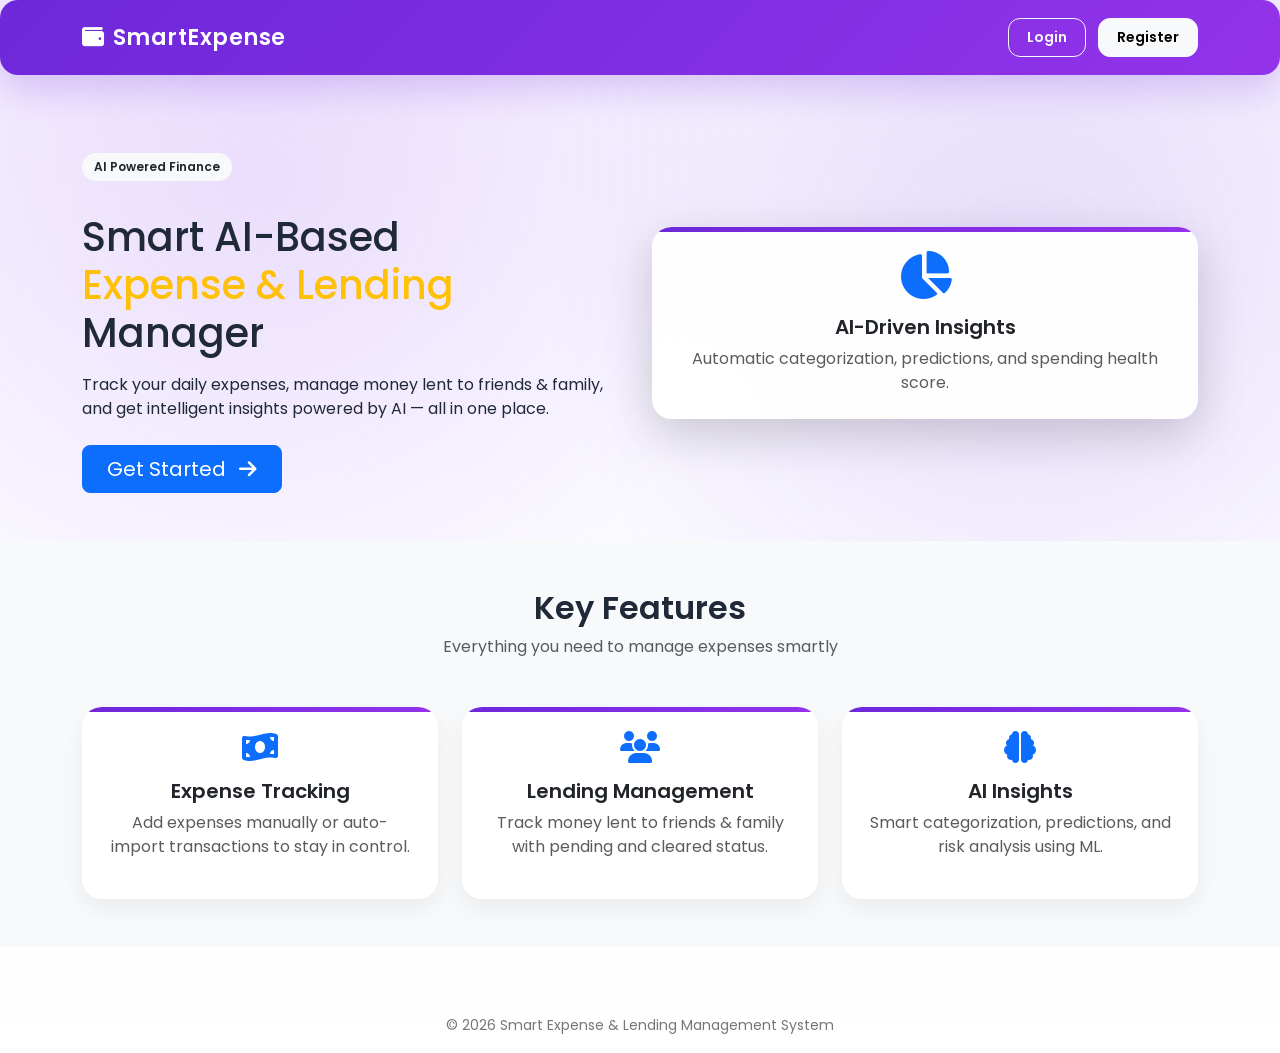
<file: smart expenseai project/frontend/index.html>
<!DOCTYPE html>
<html lang="en">
<head>
    <meta charset="UTF-8">
    <meta name="viewport" content="width=device-width, initial-scale=1.0">
    <title>SmartExpense</title>

    <!-- Google Font -->
    <link rel="preconnect" href="https://fonts.googleapis.com">
    <link rel="preconnect" href="https://fonts.gstatic.com" crossorigin>
    <link 
        href="https://fonts.googleapis.com/css2?family=Poppins:wght@400;500;600&display=swap" 
        rel="stylesheet">

    <!-- Bootstrap -->
    <link 
        href="https://cdn.jsdelivr.net/npm/bootstrap@5.3.2/dist/css/bootstrap.min.css" 
        rel="stylesheet">

    <!-- Font Awesome -->
    <link 
        rel="stylesheet" 
        href="https://cdnjs.cloudflare.com/ajax/libs/font-awesome/6.5.0/css/all.min.css">

    <!-- Custom CSS -->
    <link rel="stylesheet" href="css/style.css">
</head>

<body>

<!-- NAVBAR -->
<nav class="navbar navbar-expand-lg navbar-dark custom-navbar py-3">
    <div class="container">
        <a class="navbar-brand fw-semibold" href="#">
            <i class="fa-solid fa-wallet me-2"></i>SmartExpense
        </a>
        <div>
            <a href="login.html" class="btn btn-outline-light btn-sm me-2">Login</a>
            <a href="register.html" class="btn btn-light btn-sm">Register</a>
        </div>
    </div>
</nav>

<!-- HERO -->
<section id="hero" class="py-5">
    <div class="container">
        <div class="row align-items-center g-4">

            <!-- LEFT -->
            <div class="col-md-6">
                <span class="badge bg-light text-dark mb-3">
                    AI Powered Finance
                </span>

                <h1 class="mt-3">
                    Smart AI-Based <br>
                    <span class="text-warning">Expense & Lending</span> Manager
                </h1>

                <p class="mt-3 mb-4">
                    Track your daily expenses, manage money lent to friends & family,
                    and get intelligent insights powered by AI — all in one place.
                </p>

                <a href="register.html" class="btn btn-primary btn-lg px-4">
                    Get Started <i class="fa-solid fa-arrow-right ms-2"></i>
                </a>
            </div>

            <!-- RIGHT -->
            <div class="col-md-6 text-center">
                <div class="card p-4 shadow-lg border-0">
                    <i class="fa-solid fa-chart-pie fa-3x text-primary mb-3"></i>
                    <h5 class="fw-semibold">AI-Driven Insights</h5>
                    <p class="text-muted mb-0">
                        Automatic categorization, predictions, and spending health score.
                    </p>
                </div>
            </div>

        </div>
    </div>
</section>

<!-- FEATURES -->
<section id="features" class="py-5 bg-light">
    <div class="container">

        <div class="text-center mb-5">
            <h2 class="fw-semibold">Key Features</h2>
            <p class="text-muted">
                Everything you need to manage expenses smartly
            </p>
        </div>

        <div class="row g-4">

            <!-- Feature 1 -->
            <div class="col-md-4">
                <div class="card h-100 p-4 text-center">
                    <i class="fa-solid fa-money-bill-wave fa-2x text-primary mb-3"></i>
                    <h5 class="fw-semibold">Expense Tracking</h5>
                    <p class="text-muted">
                        Add expenses manually or auto-import transactions to stay in control.
                    </p>
                </div>
            </div>

            <!-- Feature 2 -->
            <div class="col-md-4">
                <div class="card h-100 p-4 text-center">
                    <i class="fa-solid fa-users fa-2x text-primary mb-3"></i>
                    <h5 class="fw-semibold">Lending Management</h5>
                    <p class="text-muted">
                        Track money lent to friends & family with pending and cleared status.
                    </p>
                </div>
            </div>

            <!-- Feature 3 -->
            <div class="col-md-4">
                <div class="card h-100 p-4 text-center">
                    <i class="fa-solid fa-brain fa-2x text-primary mb-3"></i>
                    <h5 class="fw-semibold">AI Insights</h5>
                    <p class="text-muted">
                        Smart categorization, predictions, and risk analysis using ML.
                    </p>
                </div>
            </div>

        </div>
    </div>
</section>

<!-- FOOTER -->
<footer class="text-center py-3">
    <small>&copy; 2026 Smart Expense & Lending Management System</small>
</footer>

</body>
</html>
</file>
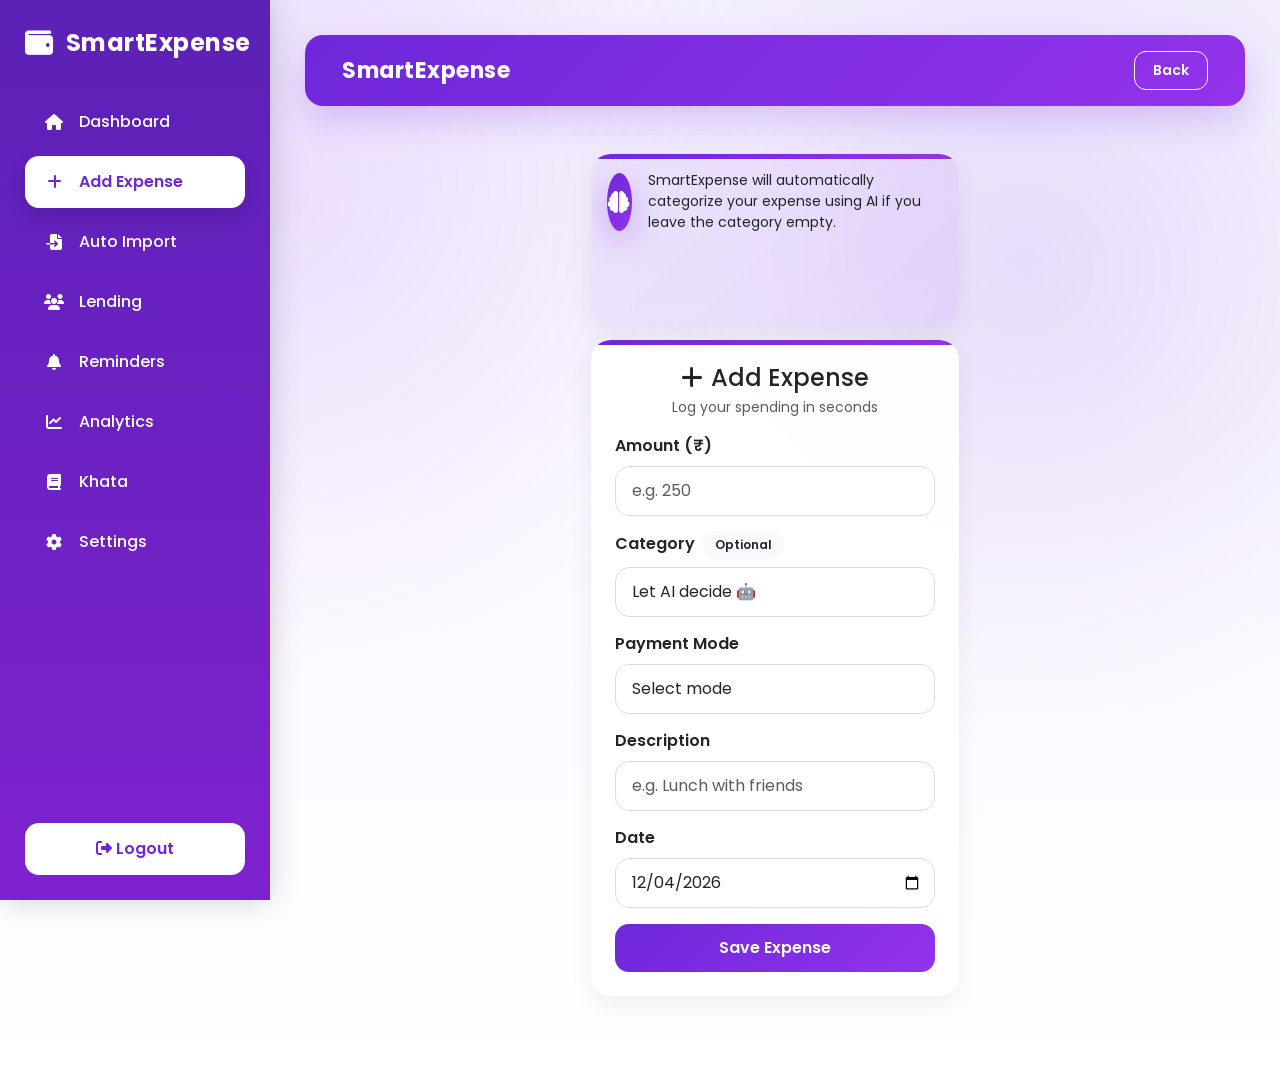
<file: smart expenseai project/frontend/add_expense.html>
<!DOCTYPE html>
<html lang="en">
<head>
    <meta charset="UTF-8">
    <meta name="viewport" content="width=device-width, initial-scale=1.0">
    <title>Add Expense | SmartExpense</title>

    <!-- Google Font -->
    <link rel="preconnect" href="https://fonts.googleapis.com">
    <link rel="preconnect" href="https://fonts.gstatic.com" crossorigin>
    <link 
        href="https://fonts.googleapis.com/css2?family=Poppins:wght@400;500;600&display=swap" 
        rel="stylesheet">

    <!-- Bootstrap -->
    <link 
        href="https://cdn.jsdelivr.net/npm/bootstrap@5.3.2/dist/css/bootstrap.min.css" 
        rel="stylesheet">

    <!-- Font Awesome -->
    <link 
        rel="stylesheet" 
        href="https://cdnjs.cloudflare.com/ajax/libs/font-awesome/6.5.0/css/all.min.css">


    <!-- Custom CSS -->
    <link rel="stylesheet" href="css/style.css">
</head>

<body>
<div class="app-layout">

  <!-- SIDEBAR -->
  <aside class="sidebar">
    <div class="brand">
      <i class="fa-solid fa-wallet"></i>
      <span>SmartExpense</span>
    </div>

    <nav class="menu">
      <a href="dashboard.html"><i class="fa-solid fa-house"></i> Dashboard</a>
     <a href="add_expense.html" class="active">
        <i class="fa-solid fa-plus"></i>
        Add Expense
      </a>
      <a href="auto_import.html"><i class="fa-solid fa-file-import"></i> Auto Import</a>
      <a href="lending.html"><i class="fa-solid fa-users"></i> Lending</a>
      <a href="reminders.html"><i class="fa-solid fa-bell"></i> Reminders</a>
      <a href="analytics.html"><i class="fa-solid fa-chart-line"></i> Analytics</a>
       <a href="khata.html">
    <i class="fa-solid fa-book"></i>
    Khata
</a>
      <a href="settings.html"><i class="fa-solid fa-gear"></i> Settings</a>
    </nav>

    <button id="logoutBtn" class="logout">
      <i class="fa-solid fa-right-from-bracket"></i> Logout
    </button>
  </aside>

  <!-- MAIN CONTENT -->
    <main class="main-content">


<!-- Navbar -->
<nav class="navbar navbar-expand-lg navbar-dark custom-navbar">
    <div class="container">
        <a class="navbar-brand" href="dashboard.html">SmartExpense</a>
        <a href="dashboard.html" class="btn btn-outline-light btn-sm">Back</a>
    </div>
</nav>

<main class="container my-5">

    <div class="row justify-content-center">
        <div class="col-md-6 col-lg-5">

            <!-- AI Hint -->
            <div class="card card-highlight glow p-3 mb-3 fade-in">
                <div class="d-flex align-items-center">
                    <div class="icon-circle me-3">
                        <i class="fa-solid fa-brain"></i>
                    </div>
                    <p class="mb-0 small">
                        SmartExpense will automatically categorize your expense
                        using AI if you leave the category empty.
                    </p>
                </div>
            </div>

            <!-- Add Expense Card -->
            <div class="card p-4 fade-in">

                <h4 class="text-center mb-1">
                    <i class="fa-solid fa-plus me-2"></i>Add Expense
                </h4>
                <p class="text-center text-muted small mb-3">
                    Log your spending in seconds
                </p>

                <form id="expenseForm">

                    <!-- Amount -->
                    <div class="mb-2">
                        <label for="amount" class="form-label">
                            Amount (₹)
                        </label>
                        <input 
                            type="number" 
                            id="amount" 
                            class="form-control"
                            placeholder="e.g. 250"
                            required
                        >
                    </div>

                    <!-- Category -->
                    <div class="mb-2">
                        <label for="category" class="form-label">
                            Category
                            <span class="badge bg-light text-dark ms-1">
                                Optional
                            </span>
                        </label>
                        <select id="category" class="form-select">
                            <option value="">Let AI decide 🤖</option>
                            <option>Food 🍽️</option>
                            <option>Transport 🚗</option>
                            <option>Shopping 🛍️</option>
                            <option>Rent 🏠</option>
                            <option>Entertainment 🎬</option>
                            <option>Other 📌</option>
                        </select>
                    </div>

                    <!-- Payment Mode -->
                    <div class="mb-2">
                        <label for="paymentMode" class="form-label">
                            Payment Mode
                        </label>
                        <select id="paymentMode" class="form-select">
                            <option value="">Select mode</option>
                            <option>Cash 💵</option>
                            <option>UPI 📱</option>
                            <option>Card 🟦</option>
                        </select>
                    </div>

                    <!-- Description -->
                    <div class="mb-2">
                        <label for="description" class="form-label">
                            Description
                        </label>
                        <input 
                            type="text" 
                            id="description" 
                            class="form-control"
                            placeholder="e.g. Lunch with friends"
                        >
                    </div>

                    <!-- Date -->
                    <div class="mb-3">
                        <label for="date" class="form-label">
                            Date
                        </label>
                        <input 
                            type="date" 
                            id="date" 
                            class="form-control"
                        >
                    </div>

                    <button type="submit" class="btn btn-brand w-100">
                        Save Expense
                    </button>

                </form>

            </div>
        </div>
    </div>
</main>

<script src="js/expense.js"></script>

<!-- Auto-fill today -->
<script>
    document.getElementById("date").value =
        new Date().toISOString().split("T")[0];
</script>
  </main>
</div>

</body>
</html>
</file>
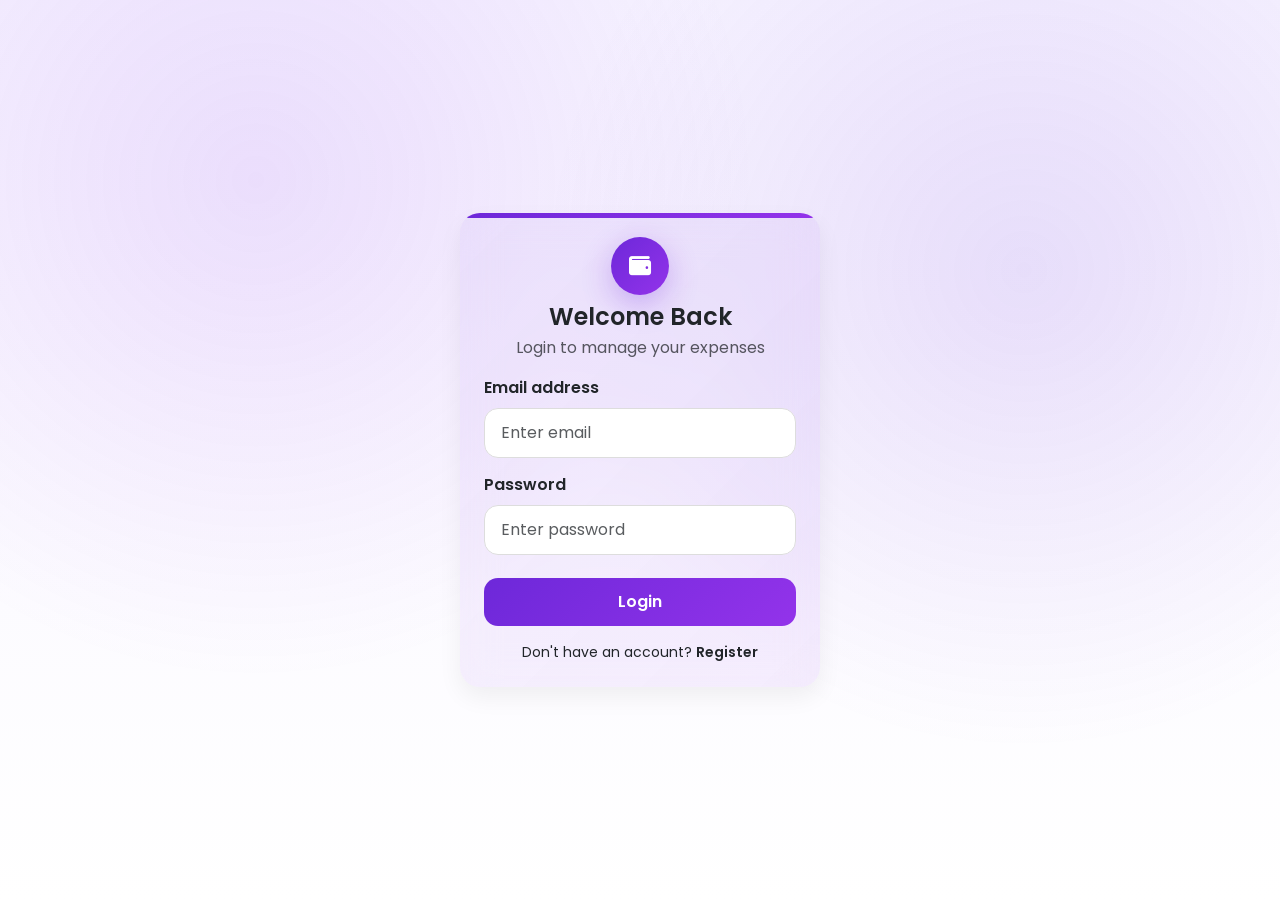
<file: smart expenseai project/frontend/auto_import.html>
<!DOCTYPE html>
<html lang="en">

<head>

<meta charset="UTF-8">
<meta name="viewport" content="width=device-width, initial-scale=1.0">

<title>Auto Import | SmartExpense</title>

<link rel="preconnect" href="https://fonts.googleapis.com">
<link rel="preconnect" href="https://fonts.gstatic.com" crossorigin>

<link href="https://fonts.googleapis.com/css2?family=Poppins:wght@400;500;600;700&display=swap" rel="stylesheet">

<link href="https://cdn.jsdelivr.net/npm/bootstrap@5.3.2/dist/css/bootstrap.min.css" rel="stylesheet">

<link rel="stylesheet"
href="https://cdnjs.cloudflare.com/ajax/libs/font-awesome/6.5.0/css/all.min.css">

<link rel="stylesheet" href="css/style.css">

</head>

<body>

<div class="app-layout">

<!-- ===========================
SIDEBAR
=========================== -->

<aside class="sidebar">

<div class="brand">
<i class="fa-solid fa-wallet"></i>
<span>SmartExpense</span>
</div>

<nav class="menu">

<a href="dashboard.html">
<i class="fa-solid fa-house"></i>
Dashboard
</a>

<a href="add_expense.html">
<i class="fa-solid fa-plus"></i>
Add Expense
</a>

<a href="auto_import.html" class="active">
<i class="fa-solid fa-file-import"></i>
Auto Import
</a>

<a href="lending.html">
<i class="fa-solid fa-users"></i>
Lending
</a>

<a href="reminders.html">
<i class="fa-solid fa-bell"></i>
Reminders
</a>

<a href="analytics.html">
<i class="fa-solid fa-chart-line"></i>
Analytics
</a>

<a href="khata.html">
<i class="fa-solid fa-book"></i>
Khata
</a>

<a href="settings.html">
<i class="fa-solid fa-gear"></i>
Settings
</a>

</nav>

<button class="logout" id="logoutBtn">

<i class="fa-solid fa-right-from-bracket"></i>

Logout

</button>

</aside>

<!-- ===========================
CONTENT
=========================== -->

<main class="main-content">

<!-- Navbar -->

<nav class="navbar navbar-expand-lg navbar-dark custom-navbar">

<div class="container-fluid">

<span class="navbar-brand">

<i class="fa-solid fa-file-import me-2"></i>

Auto Import

</span>

<a href="dashboard.html"

class="btn btn-outline-light btn-sm">

Dashboard

</a>

</div>

</nav>

<div class="container-fluid">

<div class="page-header">

<h2>

<i class="fa-solid fa-robot"></i>

AI Expense Import

</h2>

<p>

Import your expenses automatically from SMS messages
or screenshots.

</p>

</div>

<div class="row">

<!-- SMS CARD -->

<div class="col-lg-6 mb-4">

<div class="card card-highlight">

<h4 class="mb-4">

<i class="fa-solid fa-message me-2"></i>

SMS Import

</h4>

<textarea

id="smsText"

class="form-control"

rows="7"

placeholder="Example:

₹250 spent at Zomato via UPI

₹499 debited from Amazon

₹120 paid to Uber"

></textarea>

<button

id="importSmsBtn"

class="btn btn-brand w-100 mt-3">

<i class="fa-solid fa-robot me-2"></i>

Import from SMS

</button>

</div>

</div>

<!-- OCR CARD -->

<div class="col-lg-6 mb-4">

<div class="card">

<h4 class="mb-4">

<i class="fa-solid fa-camera me-2"></i>

OCR Screenshot Import

</h4>

<input

type="file"

id="ocrFile"

accept="image/*"

class="form-control">

<p class="text-muted mt-3">

Upload any payment screenshot.

AI will extract the expense automatically.

</p>

<button

id="importOcrBtn"

class="btn btn-brand w-100">

<i class="fa-solid fa-eye me-2"></i>

Import Screenshot

</button>

</div>

</div>

</div>

<!-- RESULT -->

<div class="row">

<div class="col-12">

<div class="card">

<h4>

<i class="fa-solid fa-brain me-2"></i>

AI Extracted Expense

</h4>

<hr>

<div id="importResult">

<div class="text-center text-muted p-5">

<i class="fa-solid fa-cloud-arrow-up fa-4x mb-3"></i>

<h5>

No Expense Imported Yet

</h5>

<p>

Import an SMS or Screenshot to see AI extraction.

</p>

</div>

</div>

</div>

</div>

</div>

</div>

</main>

</div>

<script src="js/import.js"></script>

</body>

</html>
</file>
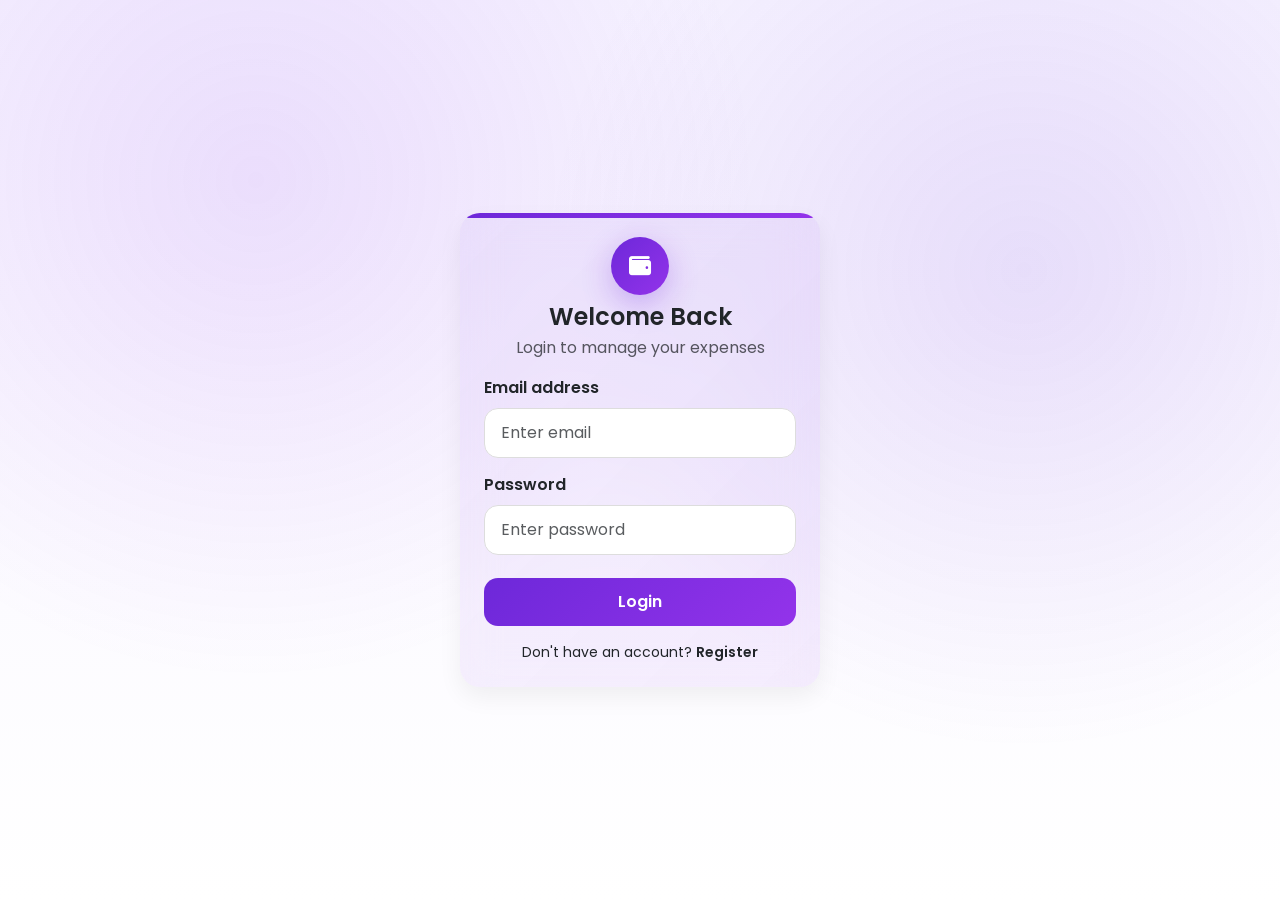
<file: smart expenseai project/frontend/dashboard.html>
<!DOCTYPE html>
<html lang="en">
<head>
    <meta charset="UTF-8">
    <meta name="viewport" content="width=device-width, initial-scale=1.0">
    <title>Dashboard | SmartExpense</title>

    <!-- Google Font -->
    <link rel="preconnect" href="https://fonts.googleapis.com">
    <link rel="preconnect" href="https://fonts.gstatic.com" crossorigin>
    <link 
        href="https://fonts.googleapis.com/css2?family=Poppins:wght@400;500;600&display=swap" 
        rel="stylesheet">

    <!-- Bootstrap -->
    <link 
        href="https://cdn.jsdelivr.net/npm/bootstrap@5.3.2/dist/css/bootstrap.min.css" 
        rel="stylesheet">

    <!-- Font Awesome -->
    <link 
        rel="stylesheet" 
        href="https://cdnjs.cloudflare.com/ajax/libs/font-awesome/6.5.0/css/all.min.css">

    <!-- Custom CSS -->
    <link rel="stylesheet" href="css/style.css">
</head>

<body>
<div class="app-layout">

  <!-- SIDEBAR -->
  <aside class="sidebar">
    <div class="brand">
      <i class="fa-solid fa-wallet"></i>
      <span>SmartExpense</span>
    </div>

    <nav class="menu">
     <a href="dashboard.html" class="active">
    <i class="fa-solid fa-house"></i>
    Dashboard
</a>
      <a href="add_expense.html"><i class="fa-solid fa-plus"></i> Add Expense</a>
      <a href="auto_import.html"><i class="fa-solid fa-file-import"></i> Auto Import</a>
      <a href="lending.html"><i class="fa-solid fa-users"></i> Lending</a>
      <a href="reminders.html"><i class="fa-solid fa-bell"></i> Reminders</a>
      <a href="analytics.html"><i class="fa-solid fa-chart-line"></i> Analytics</a>
    <a href="khata.html">
    <i class="fa-solid fa-book"></i>
    Khata
</a>
      <a href="settings.html"><i class="fa-solid fa-gear"></i> Settings</a>
      

    <button id="logoutBtn" class="logout">
      <i class="fa-solid fa-right-from-bracket"></i> Logout
    </button>
  </aside>

  <!-- MAIN CONTENT -->
  <main class="main-content">


<!-- NAVBAR -->
<nav class="navbar navbar-expand-lg navbar-dark custom-navbar py-3">
    <div class="container">
        <a class="navbar-brand fw-semibold" href="#">
            <i class="fa-solid fa-wallet me-2"></i>SmartExpense
        </a>
        <button id="logoutBtn" class="btn btn-outline-light btn-sm">
            Logout
        </button>
    </div>
</nav>

<!-- DASHBOARD -->
<main class="container my-5">

    <!-- PAGE HEADER -->
    <div class="page-header">
        <h2>Dashboard</h2>
        <p>Your monthly financial overview powered by AI</p>
    </div>

    <!-- TOP METRICS -->
    <div class="row g-4 mb-4">

        <!-- TOTAL EXPENSE -->
        <div class="col-md-4">
            <div class="card card-highlight glow p-4">
                <div class="icon-circle mb-3">
                    <i class="fa-solid fa-wallet"></i>
                </div>
                <div class="metric" id="totalExpense">₹0</div>
                <div class="metric-label">Total Expenses</div>
            </div>
        </div>

        <!-- MONEY LENT -->
        <div class="col-md-4">
            <div class="card p-4">
                <div class="icon-circle mb-3">
                    <i class="fa-solid fa-users"></i>
                </div>
                <div class="metric" id="pendingLending">₹0</div>
                <div class="metric-label">Money Lent (Pending)</div>
            </div>
        </div>

        <!-- AI STATUS -->
        <div class="col-md-4">
            <div class="card p-4">
                <div class="icon-circle mb-3">
                    <i class="fa-solid fa-brain"></i>
                </div>
                <div class="metric" id="pendingLending">₹0</div>
                <div class="metric" id="aiStatus">AI</div>
                <div class="metric-label">Insights Ready</div>
            </div>
        </div>

    </div>

    <!-- THIS MONTH SUMMARY (DYNAMIC) -->
    <div class="section">
        <div class="card p-4 fade-in card-highlight">
            <h6 class="text-muted mb-1">This Month</h6>

            <h4 class="fw-semibold mb-2">
                You spent 
                <span class="text-primary" id="monthTotal">₹0</span>
            </h4>

            <p class="text-muted mb-0">
                Highest spending on 
                <strong id="topCategory">—</strong>
            </p>
        </div>
    </div>

    <!-- RECENT EXPENSES -->
    <div class="section">
        <div class="page-header">
            <h3>Recent Expenses</h3>
            <p>Latest transactions added by you</p>
        </div>

        <div class="card p-4">
            <ul class="list-group list-group-flush" id="expenseList">
                <!-- JS will inject expenses here -->
            </ul>
        </div>
    </div>

</main>
  </main>
</div>

<!-- JS -->
<script src="js/dashboard.js"></script>
</body>
</html>
</file>
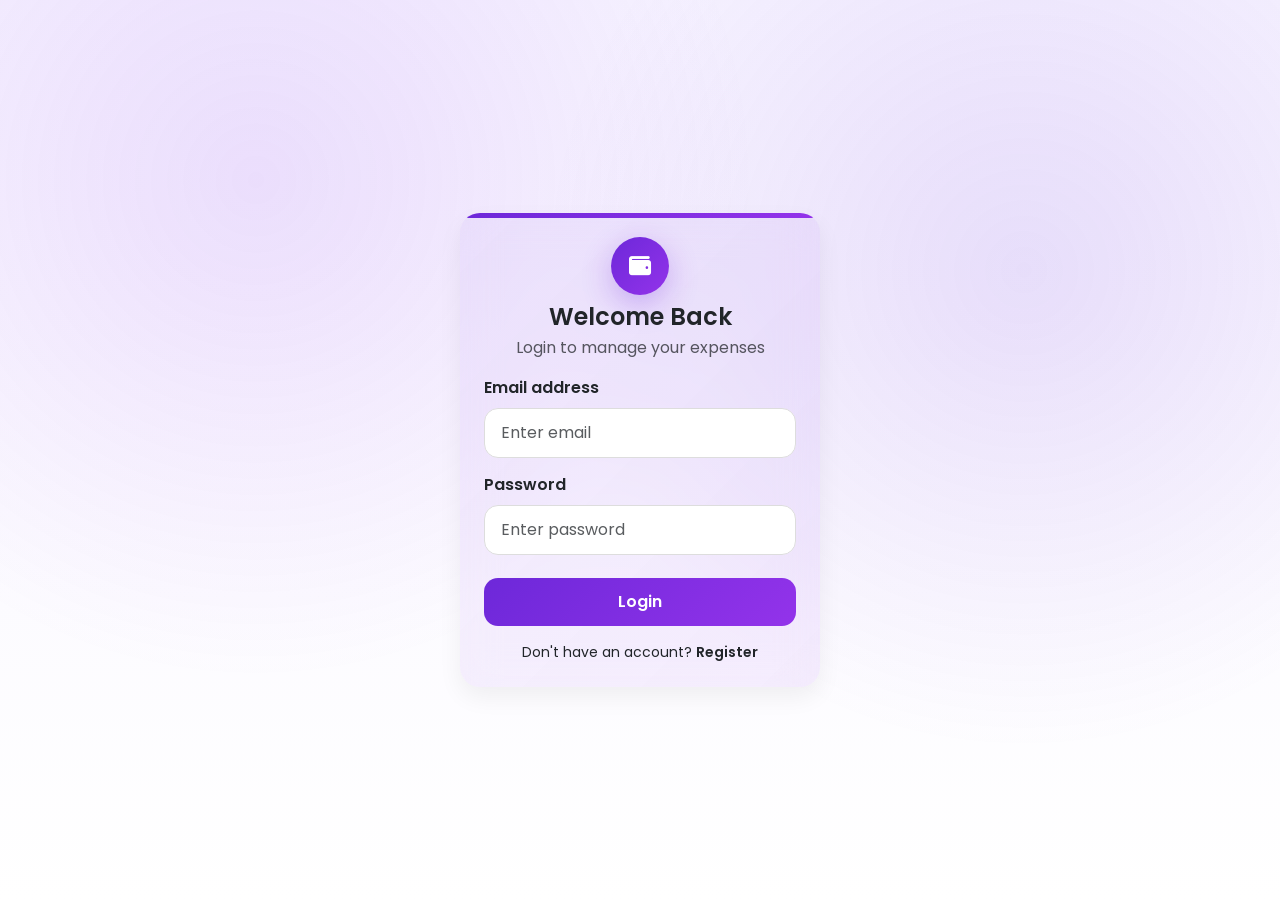
<file: smart expenseai project/frontend/khata.html>
<!DOCTYPE html>
<html lang="en">

<head>

<meta charset="UTF-8">

<meta name="viewport" content="width=device-width, initial-scale=1.0">

<title>Khata Ledger | SmartExpense</title>

<link rel="preconnect" href="https://fonts.googleapis.com">

<link href="https://fonts.googleapis.com/css2?family=Poppins:wght@400;500;600&display=swap" rel="stylesheet">

<link href="https://cdn.jsdelivr.net/npm/bootstrap@5.3.2/dist/css/bootstrap.min.css" rel="stylesheet">

<link rel="stylesheet" href="https://cdnjs.cloudflare.com/ajax/libs/font-awesome/6.5.0/css/all.min.css">

<link rel="stylesheet" href="css/style.css">

</head>

<body>

<div class="app-layout">

<!-- Sidebar -->

<aside class="sidebar">

<div class="brand">

<i class="fa-solid fa-wallet"></i>

<span>SmartExpense</span>

</div>

<nav class="menu">

<a href="dashboard.html"><i class="fa fa-house"></i> Dashboard</a>
<a href="add_expense.html"><i class="fa fa-plus"></i> Add Expense</a>
<a href="auto_import.html"><i class="fa-solid fa-file-import"></i> Auto Import</a>

<a href="lending.html"><i class="fa fa-users"></i> Lending</a>

<a href="reminders.html"><i class="fa fa-bell"></i> Reminders</a>
<a href="analytics.html"><i class="fa fa-chart-line"></i> Analytics</a>

<a href="khata.html" class="active">
    <i class="fa-solid fa-book"></i>
    Khata
</a>

<a href="settings.html">

<i class="fa fa-gear"></i>

Settings

</a>

</nav>

<button class="logout" id="logoutBtn">

<i class="fa fa-right-from-bracket"></i>

Logout

</button>

</aside>

<!-- Main -->

<main class="main-content">

<nav class="navbar custom-navbar navbar-dark rounded mb-4">

<div class="container-fluid">

<span class="navbar-brand">

Khata Ledger

</span>

</div>

</nav>

<!-- Summary -->

<div class="row mb-4">

<div class="col-md-4">

<div class="card p-4">

<h6>Total Given</h6>

<h2 id="totalGiven">₹0</h2>

</div>

</div>

<div class="col-md-4">

<div class="card p-4">

<h6>Total Received</h6>

<h2 id="totalReceived">₹0</h2>

</div>

</div>

<div class="col-md-4">

<div class="card p-4">

<h6>Balance</h6>

<h2 id="balance">₹0</h2>

</div>

</div>

</div>

<!-- Add Transaction -->

<div class="card p-4 mb-4">

<h4 class="mb-3">

Add Transaction

</h4>

<div class="row g-3">

<div class="col-md-3">

<input

id="person"

class="form-control"

placeholder="Person Name">

</div>

<div class="col-md-3">

<input

id="desc"

class="form-control"

placeholder="Description">

</div>

<div class="col-md-2">

<input

id="amount"

type="number"

class="form-control"

placeholder="Amount">

</div>

<div class="col-md-2">

<select

id="type"

class="form-select">

<option value="gave">

You Gave

</option>

<option value="received">

You Received

</option>

</select>

</div>

<div class="col-md-2 d-grid">

<button

onclick="addKhata()"

class="btn btn-brand">

Add

</button>

</div>

</div>

</div>

<!-- Transactions -->

<div class="card p-4">

<h4 class="mb-3">

Transactions

</h4>

<div class="table-responsive">

<table class="table table-hover align-middle">

<thead>

<tr>

<th>Person</th>

<th>Description</th>

<th>Amount</th>

<th>Type</th>

<th>Date</th>

</tr>

</thead>

<tbody id="khataList">

<tr>

<td colspan="5"

class="text-center">

Loading...

</td>

</tr>

</tbody>

</table>

</div>

</div>

</main>

</div>

<script src="js/khata.js"></script>

</body>

</html>
</file>
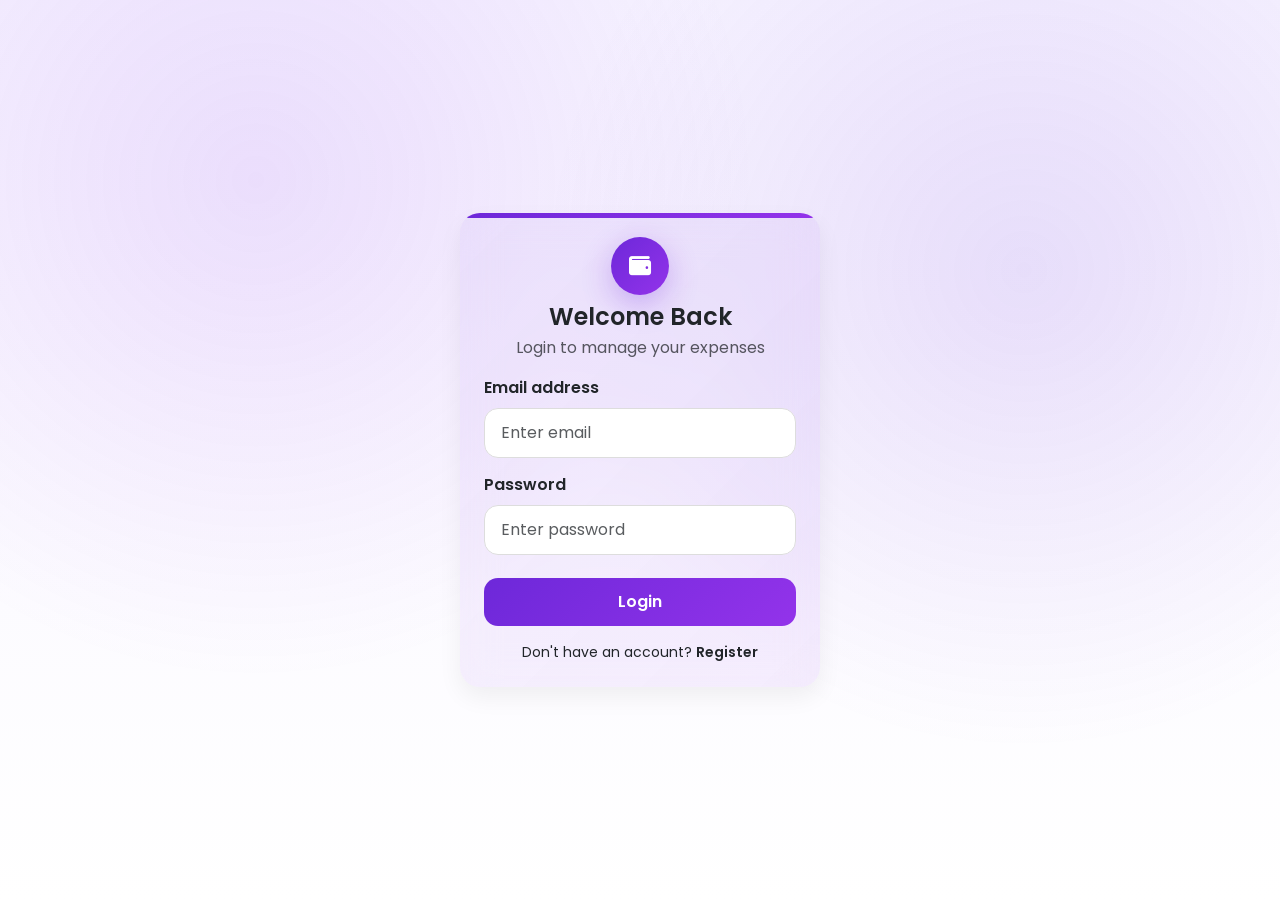
<file: smart expenseai project/frontend/lending.html>
<!DOCTYPE html>
<html lang="en">
<head>
    <meta charset="UTF-8">
    <title>Lending | SmartExpense</title>
    <meta name="viewport" content="width=device-width, initial-scale=1">

    <!-- Fonts -->
    <link rel="preconnect" href="https://fonts.googleapis.com">
    <link rel="preconnect" href="https://fonts.gstatic.com" crossorigin>
    <link href="https://fonts.googleapis.com/css2?family=Poppins:wght@400;500;600&display=swap" rel="stylesheet">

    <!-- Bootstrap -->
    <link href="https://cdn.jsdelivr.net/npm/bootstrap@5.3.2/dist/css/bootstrap.min.css" rel="stylesheet">

    <!-- Icons -->
    <link rel="stylesheet" href="https://cdnjs.cloudflare.com/ajax/libs/font-awesome/6.5.0/css/all.min.css">

    <!-- Custom CSS -->
    <link rel="stylesheet" href="css/style.css">
</head>
<body>
    <div class="app-layout">

  <!-- SIDEBAR -->
  <aside class="sidebar">
    <div class="brand">
      <i class="fa-solid fa-wallet"></i>
      <span>SmartExpense</span>
    </div>

    <nav class="menu">
      <a href="dashboard.html"><i class="fa-solid fa-house"></i> Dashboard</a>
      <a href="add_expense.html"><i class="fa-solid fa-plus"></i> Add Expense</a>
      <a href="auto_import.html"><i class="fa-solid fa-file-import"></i> Auto Import</a>
      <a href="lending.html" class="active">
        <i class="fa-solid fa-users"></i>
        Lending
      </a>
      <a href="reminders.html"><i class="fa-solid fa-bell"></i> Reminders</a>
      <a href="analytics.html"><i class="fa-solid fa-chart-line"></i> Analytics</a>
       <a href="khata.html">
    <i class="fa-solid fa-book"></i>
    Khata
</a>
      <a href="settings.html"><i class="fa-solid fa-gear"></i> Settings</a>
    </nav>

    <button id="logoutBtn" class="logout">
      <i class="fa-solid fa-right-from-bracket"></i> Logout
    </button>
  </aside>

  <!-- MAIN CONTENT -->
  <main class="main-content">


<!-- NAVBAR -->
<nav class="navbar navbar-expand-lg navbar-dark custom-navbar">
    <div class="container">
        <a class="navbar-brand" href="dashboard.html">SmartExpense</a>
        <a href="dashboard.html" class="btn btn-outline-light btn-sm">Back</a>
    </div>
</nav>

<main class="container my-5 fade-in">

    <!-- PAGE HEADER -->
    <div class="page-header mb-4">
        <h2>Friends & Family Lending</h2>
        <p>Track money you’ve lent and repayments in one place</p>
    </div>

    <!-- SUMMARY CARDS -->
    <div class="row mb-4">
        <div class="col-md-6 mb-3">
            <div class="card p-4 card-highlight glow">
                <h6 class="text-muted">Pending Amount</h6>
                <h3 class="metric" id="pendingAmount">₹0</h3>
            </div>
        </div>
        <div class="col-md-6 mb-3">
            <div class="card p-4">
                <h6 class="text-muted">Repaid Amount</h6>
                <h3 class="metric" id="repaidAmount">₹0</h3>
            </div>
        </div>
    </div>

    <!-- ADD LENDING FORM -->
    <div class="card p-4 mb-4">
        <h5 class="mb-3">
            <i class="fa-solid fa-hand-holding-dollar me-2"></i>
            Add Lending Record
        </h5>

        <form id="lendingForm" class="row g-3">
            <div class="col-md-4">
                <input type="text" id="name" class="form-control" placeholder="Person name" required>
            </div>
            <div class="col-md-3">
                <input type="number" id="amount" class="form-control" placeholder="Amount ₹" required>
            </div>
            <div class="col-md-3">
                <select id="status" class="form-select">
                    <option value="pending">Pending</option>
                    <option value="repaid">Repaid</option>
                </select>
            </div>
            <div class="col-md-2">
                <button class="btn btn-brand w-100">
                    Add
                </button>
            </div>
        </form>
    </div>

    <!-- LENDING LIST -->
    <div class="card p-4">
        <h5 class="mb-3">
            <i class="fa-solid fa-users me-2"></i>
            Lending Records
        </h5>

        <ul class="list-group" id="lendingList">
            <li class="list-group-item text-muted">Loading...</li>
        </ul>
    </div>

</main>
  </main>
</div>


<script src="js/lending.js"></script>
</body>
</html>
</file>
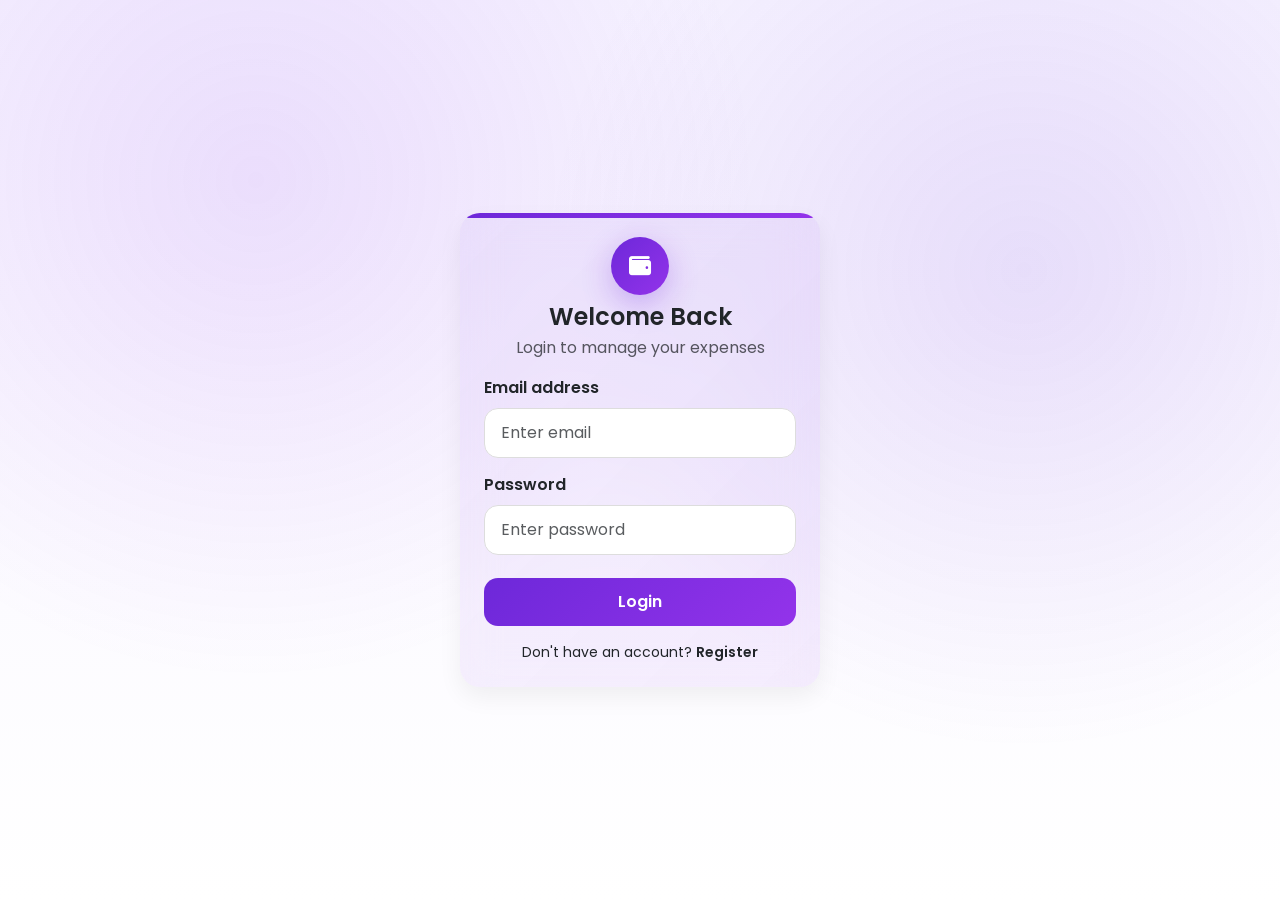
<file: smart expenseai project/frontend/login.html>
<!DOCTYPE html>
<html lang="en">
<head>
    <meta charset="UTF-8">
    <meta name="viewport" content="width=device-width, initial-scale=1.0">
    <title>Login | SmartExpense</title>

    <!-- Google Font -->
    <link rel="preconnect" href="https://fonts.googleapis.com">
    <link rel="preconnect" href="https://fonts.gstatic.com" crossorigin>
    <link 
        href="https://fonts.googleapis.com/css2?family=Poppins:wght@400;500;600&display=swap" 
        rel="stylesheet">

    <!-- Bootstrap -->
    <link 
        href="https://cdn.jsdelivr.net/npm/bootstrap@5.3.2/dist/css/bootstrap.min.css" 
        rel="stylesheet">

    <!-- Font Awesome -->
    <link 
        rel="stylesheet" 
        href="https://cdnjs.cloudflare.com/ajax/libs/font-awesome/6.5.0/css/all.min.css">

    <!-- Custom CSS -->
    <link rel="stylesheet" href="css/style.css">
</head>

<body>

<div class="d-flex align-items-center justify-content-center vh-100 auth-page">
    <div class="card card-highlight glow p-4 fade-in" style="max-width: 360px; width: 100%;">

        <!-- Brand -->
        <div class="text-center mb-3">
            <div class="icon-circle mx-auto mb-2">
                <i class="fa-solid fa-wallet"></i>
            </div>
            <h4 class="fw-semibold mb-1">Welcome Back</h4>
            <p class="text-muted mb-0">Login to manage your expenses</p>
        </div>

        <!-- Login Form -->
        <form id="loginForm">

            <div class="mb-2">
                <label for="loginEmail" class="form-label">Email address</label>
                <input 
                    type="email" 
                    class="form-control" 
                    placeholder="Enter email"
                    id="loginEmail"
                    required
                >
            </div>

            <div class="mb-2">
                <label for="loginPassword" class="form-label">Password</label>
                <input 
                    type="password" 
                    class="form-control" 
                    placeholder="Enter password"
                    id="loginPassword"
                    required
                >
            </div>

            <!-- Dynamic error placeholder -->
            <div 
                id="loginError" 
                class="text-danger small mb-2 d-none">
                Invalid credentials
            </div>

            <button type="submit" class="btn btn-brand w-100 mt-2">
                Login
            </button>
        </form>

        <p class="text-center mt-3 mb-0 small">
            Don't have an account?
            <a href="register.html" class="fw-semibold">Register</a>
        </p>

    </div>
</div>

<script src="js/auth.js"></script>
</body>
</html>
</file>
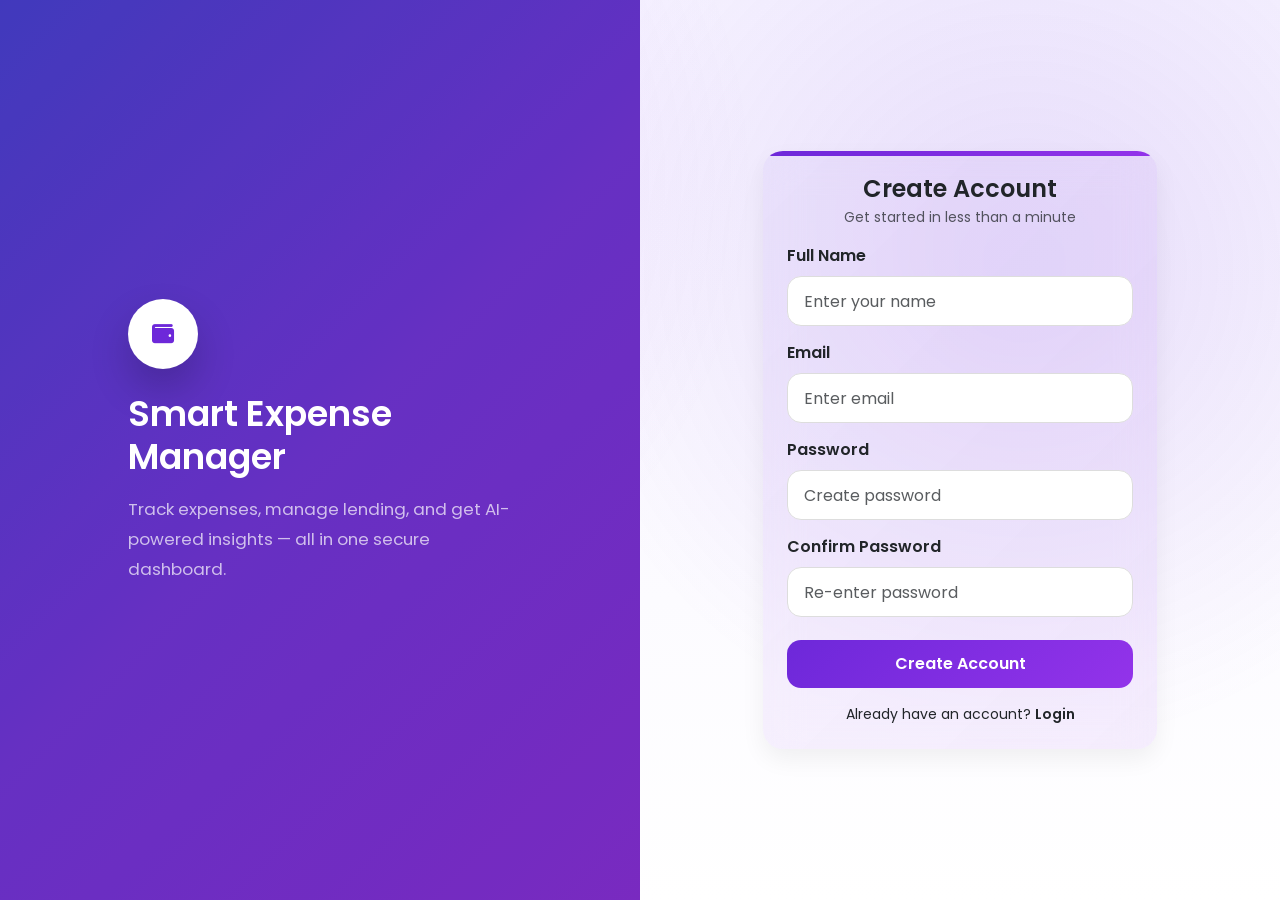
<file: smart expenseai project/frontend/register.html>
<!DOCTYPE html>
<html lang="en">
<head>
    <meta charset="UTF-8">
    <meta name="viewport" content="width=device-width, initial-scale=1.0">
    <title>Register | SmartExpense</title>

    <!-- Google Font -->
    <link rel="preconnect" href="https://fonts.googleapis.com">
    <link rel="preconnect" href="https://fonts.gstatic.com" crossorigin>
    <link 
        href="https://fonts.googleapis.com/css2?family=Poppins:wght@400;500;600&display=swap" 
        rel="stylesheet">

    <!-- Bootstrap -->
    <link 
        href="https://cdn.jsdelivr.net/npm/bootstrap@5.3.2/dist/css/bootstrap.min.css" 
        rel="stylesheet">

    <!-- Font Awesome -->
    <link 
        rel="stylesheet" 
        href="https://cdnjs.cloudflare.com/ajax/libs/font-awesome/6.5.0/css/all.min.css">

    <!-- Custom CSS -->
    <link rel="stylesheet" href="css/style.css">
</head>

<body>

<div class="container-fluid vh-100 auth-page">
    <div class="row h-100">

        <!-- LEFT BRAND PANEL -->
        
                    <div class="col-md-6 d-none d-md-flex align-items-center auth-left">
                        <div class="text-white px-5 auth-brand-content">
                            <div class="icon-circle icon-lg mb-4">
                    <i class="fa-solid fa-wallet"></i>
                </div>
                <h2 class="fw-semibold mb-3">Smart Expense Manager</h2>
                <p class="opacity-75">
                    Track expenses, manage lending, and get AI-powered insights
                    — all in one secure dashboard.
                </p>
            </div>
        </div>

        <!-- RIGHT REGISTER FORM -->
        <div class="col-md-6 d-flex align-items-center justify-content-center">
            <div class="card card-highlight glow p-4 auth-card fade-in">

                <div class="text-center mb-3">
                    <h4 class="fw-semibold mb-1">Create Account</h4>
                    <p class="text-muted mb-0 small">
                        Get started in less than a minute
                    </p>
                </div>

                <form id="registerForm">

                    <div class="mb-2">
                        <label for="name" class="form-label">Full Name</label>
                        <input 
                            type="text" 
                            class="form-control"
                            placeholder="Enter your name"
                            id="name"
                            required
                        >
                    </div>

                    <div class="mb-2">
                        <label for="email" class="form-label">Email</label>
                        <input 
                            type="email" 
                            class="form-control"
                            placeholder="Enter email"
                            id="email"
                            required
                        >
                    </div>

                    <div class="mb-2">
                        <label for="password" class="form-label">Password</label>
                        <input 
                            type="password" 
                            class="form-control"
                            placeholder="Create password"
                            id="password"
                            required
                        >
                    </div>

                    <div class="mb-2">
                        <label for="confirmPassword" class="form-label">
                            Confirm Password
                        </label>
                        <input 
                            type="password" 
                            class="form-control"
                            placeholder="Re-enter password"
                            id="confirmPassword"
                            required
                        >
                    </div>

                    <!-- Dynamic error placeholder -->
                    <div 
                        id="registerError"
                        class="text-danger small mb-2 d-none">
                        Error message here
                    </div>

                    <button type="submit" class="btn btn-brand w-100 mt-2">
                        Create Account
                    </button>
                </form>

                <p class="text-center mt-3 mb-0 small">
                    Already have an account?
                    <a href="login.html" class="fw-semibold">Login</a>
                </p>

            </div>
        </div>

    </div>
</div>

<script src="js/auth.js"></script>
</body>
</html>
</file>
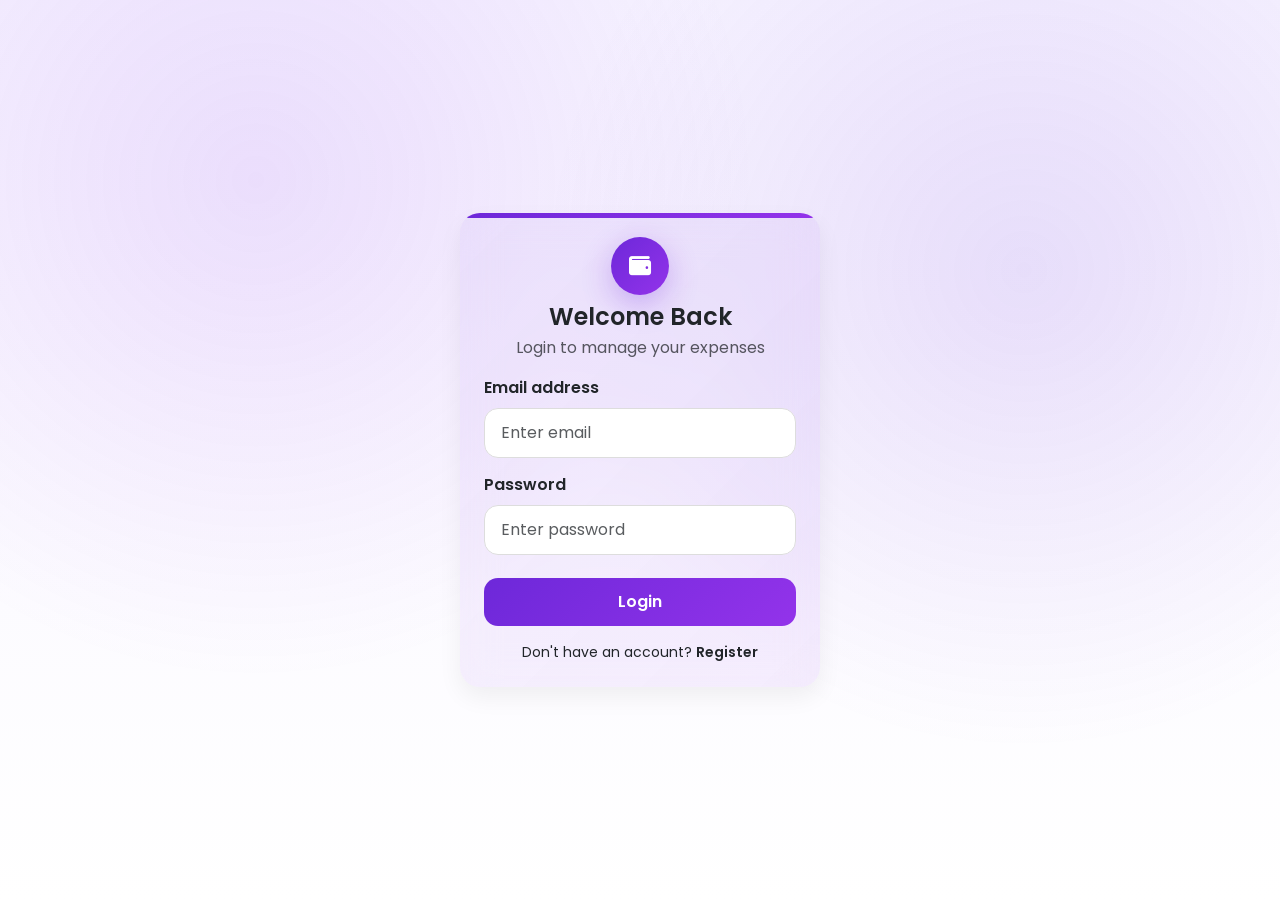
<file: smart expenseai project/frontend/reminders.html>
<!DOCTYPE html>
<html lang="en">
<head>
    <meta charset="UTF-8">
    <title>Reminders | SmartExpense</title>
    <meta name="viewport" content="width=device-width, initial-scale=1">

    <!-- Fonts -->
    <link rel="preconnect" href="https://fonts.googleapis.com">
    <link rel="preconnect" href="https://fonts.gstatic.com" crossorigin>
    <link href="https://fonts.googleapis.com/css2?family=Poppins:wght@400;500;600&display=swap" rel="stylesheet">

    <!-- Bootstrap -->
    <link href="https://cdn.jsdelivr.net/npm/bootstrap@5.3.2/dist/css/bootstrap.min.css" rel="stylesheet">

    <!-- Icons -->
    <link rel="stylesheet" href="https://cdnjs.cloudflare.com/ajax/libs/font-awesome/6.5.0/css/all.min.css">

    <!-- Custom CSS -->
    <link rel="stylesheet" href="css/style.css">
</head>
<body>
    <div class="app-layout">

  <!-- SIDEBAR -->
  <aside class="sidebar">
    <div class="brand">
      <i class="fa-solid fa-wallet"></i>
      <span>SmartExpense</span>
    </div>

    <nav class="menu">
      <a href="dashboard.html"><i class="fa-solid fa-house"></i> Dashboard</a>
      <a href="add_expense.html"><i class="fa-solid fa-plus"></i> Add Expense</a>
      <a href="auto_import.html"><i class="fa-solid fa-file-import"></i> Auto Import</a>
      <a href="lending.html"><i class="fa-solid fa-users"></i> Lending</a>
      <a href="reminders.html" class="active">
        <i class="fa-solid fa-bell"></i>
        Reminders
      </a>
      <a href="analytics.html"><i class="fa-solid fa-chart-line"></i> Analytics</a>
       <a href="khata.html">
    <i class="fa-solid fa-book"></i>
    Khata
</a>
      <a href="settings.html"><i class="fa-solid fa-gear"></i> Settings</a>
    </nav>

    <button id="logoutBtn" class="logout">
      <i class="fa-solid fa-right-from-bracket"></i> Logout
    </button>
  </aside>

  <!-- MAIN CONTENT -->
  <main class="main-content">


<!-- NAVBAR -->
<nav class="navbar navbar-expand-lg navbar-dark custom-navbar">
    <div class="container">
        <a class="navbar-brand" href="dashboard.html">SmartExpense</a>
        <a href="dashboard.html" class="btn btn-outline-light btn-sm">Back</a>
    </div>
</nav>

<main class="container my-5 fade-in">

    <!-- HEADER -->
    <div class="page-header mb-4">
        <h2>Payment Reminders</h2>
        <p>Never forget to ask back money you lent</p>
    </div>

    <div class="row">

        <!-- ADD REMINDER -->
        <div class="col-md-5 mb-4">
            <div class="card p-4 card-highlight">
                <h5 class="mb-3">
                    <i class="fa-solid fa-bell me-2"></i>
                    Create Reminder
                </h5>

                <form id="reminderForm">
                    <input
                        type="text"
                        id="person"
                        class="form-control mb-2"
                        placeholder="Person name"
                        required
                    >

                    <input
                        type="number"
                        id="amount"
                        class="form-control mb-2"
                        placeholder="Amount (₹)"
                        required
                    >

                    <input
                        type="date"
                        id="date"
                        class="form-control mb-3"
                        required
                    >

                    <button class="btn btn-brand w-100">
                        <i class="fa-solid fa-plus me-1"></i>
                        Add Reminder
                    </button>
                </form>
            </div>
        </div>

        <!-- REMINDER LIST -->
        <div class="col-md-7">
            <div class="card p-4">
                <h5 class="mb-3">
                    <i class="fa-solid fa-list me-2"></i>
                    Active Reminders
                </h5>

                <ul class="list-group" id="reminderList">
                    <li class="list-group-item text-muted">
                        No reminders yet
                    </li>
                </ul>
            </div>
        </div>

    </div>

</main>
  </main>
</div>

<script src="js/reminders.js"></script>
</body>
</html>
</file>
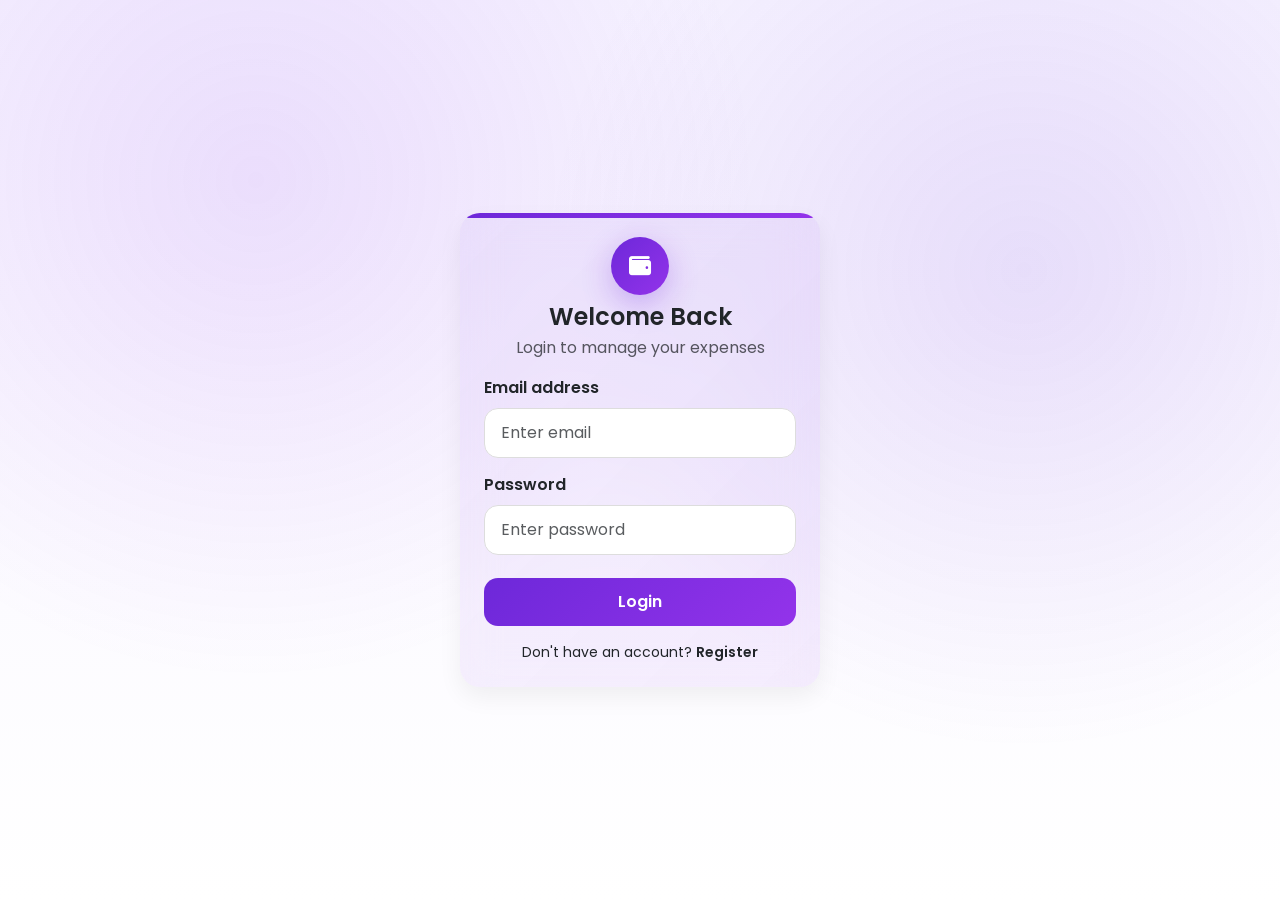
<file: smart expenseai project/frontend/settings.html>
<!DOCTYPE html>
<html lang="en">

<head>

<meta charset="UTF-8">
<meta name="viewport" content="width=device-width, initial-scale=1.0">

<title>Settings | SmartExpense</title>

<link rel="preconnect" href="https://fonts.googleapis.com">
<link rel="preconnect" href="https://fonts.gstatic.com" crossorigin>

<link href="https://fonts.googleapis.com/css2?family=Poppins:wght@400;500;600;700&display=swap" rel="stylesheet">

<link href="https://cdn.jsdelivr.net/npm/bootstrap@5.3.2/dist/css/bootstrap.min.css" rel="stylesheet">

<link rel="stylesheet"
href="https://cdnjs.cloudflare.com/ajax/libs/font-awesome/6.5.0/css/all.min.css">

<link rel="stylesheet" href="css/style.css">

</head>

<body>

<div class="app-layout">

<!-- ================= Sidebar ================= -->

<aside class="sidebar">

<div class="brand">
<i class="fa-solid fa-wallet"></i>
<span>SmartExpense</span>
</div>

<nav class="menu">

<a href="dashboard.html">
<i class="fa-solid fa-house"></i>
Dashboard
</a>

<a href="add_expense.html">
<i class="fa-solid fa-plus"></i>
Add Expense
</a>

<a href="auto_import.html">
<i class="fa-solid fa-file-import"></i>
Auto Import
</a>

<a href="lending.html">
<i class="fa-solid fa-users"></i>
Lending
</a>

<a href="reminders.html">
<i class="fa-solid fa-bell"></i>
Reminders
</a>

<a href="analytics.html">
<i class="fa-solid fa-chart-line"></i>
Analytics
</a>

<a href="khata.html">
<i class="fa-solid fa-book"></i>
Khata
</a>

<a href="settings.html" class="active">
<i class="fa-solid fa-gear"></i>
Settings
</a>

</nav>

<button id="logoutBtn" class="logout">
<i class="fa-solid fa-right-from-bracket"></i>
Logout
</button>

</aside>

<!-- ================= CONTENT ================= -->

<main class="main-content">

<nav class="navbar navbar-expand-lg navbar-dark custom-navbar">

<div class="container-fluid">

<span class="navbar-brand">

<i class="fa-solid fa-gear me-2"></i>

Settings

</span>

<a href="dashboard.html"
class="btn btn-outline-light btn-sm">

Dashboard

</a>

</div>

</nav>

<div class="container-fluid">

<div class="page-header">

<h2>

<i class="fa-solid fa-user-gear me-2"></i>

Account Settings

</h2>

<p>

Manage your SmartExpense account and preferences.

</p>

</div>

<!-- Profile -->

<div class="card mb-4">

<h4 class="mb-4">

<i class="fa-solid fa-user me-2"></i>

Profile

</h4>

<div class="row">

<div class="col-md-6">

<label class="form-label">

Full Name

</label>

<input
type="text"
id="userName"
class="form-control">

</div>

<div class="col-md-6">

<label class="form-label">

Email

</label>

<input
type="email"
id="userEmail"
class="form-control"
readonly>

</div>

</div>

<button
id="saveProfile"
class="btn btn-brand mt-4">

<i class="fa-solid fa-floppy-disk me-2"></i>

Save Profile

</button>

</div>

<!-- Password -->

<div class="card mb-4">

<h4 class="mb-4">

<i class="fa-solid fa-lock me-2"></i>

Change Password

</h4>

<input
type="password"
id="newPassword"
class="form-control mb-3"
placeholder="Enter New Password">

<button
id="changePassword"
class="btn btn-brand">

Change Password

</button>

</div>

<!-- Preferences -->

<div class="card mb-4">

<h4 class="mb-4">

<i class="fa-solid fa-sliders me-2"></i>

Preferences

</h4>

<div class="form-check form-switch">

<input
class="form-check-input"
type="checkbox"
id="darkMode">

<label
class="form-check-label"
for="darkMode">

Enable Dark Mode (Demo)

</label>

</div>

</div>

<!-- Data Management -->

<div class="card mb-4">

<h4 class="mb-4">

<i class="fa-solid fa-database me-2"></i>

Data Management

</h4>

<div class="d-grid gap-3">

<button
id="exportBtn"
class="btn btn-success">

<i class="fa-solid fa-download me-2"></i>

Export Expenses

</button>

<button
id="clearExpenses"
class="btn btn-danger">

<i class="fa-solid fa-trash me-2"></i>

Clear All Expenses

</button>

</div>

</div>

<!-- About -->

<div class="card mb-4">

<h4 class="mb-4">

<i class="fa-solid fa-circle-info me-2"></i>

About Project

</h4>

<p>

<strong>Project Name:</strong>

Smart AI-Based Expense & Lending Management System

</p>

<p>

<strong>Version:</strong>

1.0

</p>

<p>

<strong>Frontend:</strong>

HTML, CSS, JavaScript, Bootstrap

</p>

<p>

<strong>Backend:</strong>

Python Flask

</p>

<p>

<strong>Database:</strong>

SQLite

</p>

<p>

<strong>Machine Learning:</strong>

Scikit-Learn

</p>

</div>

</div>

</main>

</div>

<script src="js/settings.js"></script>

</body>

</html>
</file>
<file: smart expenseai project/frontend/css/style.css>
:root{
  --primary:#6d28d9;
  --secondary:#9333ea;
  --accent:#7c3aed;
  --success:#10b981;
  --danger:#ef4444;
  --warning:#f59e0b;
  --info:#3b82f6;

  --light:#ffffff;
  --light2:#faf5ff;
  --background:#f4f7fc;

  --text:#1f2937;
  --text-light:#6b7280;

  --shadow:0 10px 30px rgba(0,0,0,.08);
  --radius:18px;

  --sidebar-width:270px;
}

/*==========================
RESET
===========================*/
*{
  margin:0;
  padding:0;
  box-sizing:border-box;
}

html{
  scroll-behavior:smooth;
}

body{
  font-family:'Poppins',sans-serif;
  background:linear-gradient(180deg,#f6f3ff,#ffffff);
  color:var(--text);
  min-height:100vh;
  overflow-x:hidden;
}

/* Background Glow */
body::before{
  content:"";
  position:fixed;
  left:0;
  top:0;
  width:100%;
  height:100%;
  pointer-events:none;
  background:
    radial-gradient(circle at 20% 20%, rgba(147,51,234,.12), transparent 40%),
    radial-gradient(circle at 80% 30%, rgba(109,40,217,.12), transparent 40%);
  z-index:-1;
}

/*==========================
SCROLLBAR
===========================*/
::-webkit-scrollbar{
  width:8px;
}
::-webkit-scrollbar-track{
  background:#f3f4f6;
}
::-webkit-scrollbar-thumb{
  background:#9333ea;
  border-radius:20px;
}
::-webkit-scrollbar-thumb:hover{
  background:#6d28d9;
}

/*==========================
LINKS
===========================*/
a{
  text-decoration:none;
  color:inherit;
  transition:.3s;
}

img{
  max-width:100%;
  display:block;
}

/*==========================
LAYOUT
===========================*/
.app-layout{
  display:flex;
  min-height:100vh;
}

/*==========================
SIDEBAR
===========================*/
.sidebar{
  position:fixed;
  left:0;
  top:0;
  width:var(--sidebar-width); /* FIX: was 720px, now matches content offset */
  height:100vh;
  background:linear-gradient(180deg,#5b21b6,#7e22ce);
  padding:25px;
  display:flex;
  flex-direction:column;
  color:white;
  box-shadow:0 0 30px rgba(0,0,0,.18);
  z-index:999;
  overflow-y:auto;
  scrollbar-width:thin;
}

.sidebar::-webkit-scrollbar{
  width:5px;
}
.sidebar::-webkit-scrollbar-thumb{
  background:rgba(255,255,255,.3);
  border-radius:20px;
}

/* Logo */
.brand{
  display:flex;
  align-items:center;
  gap:12px;
  font-size:24px;
  font-weight:700;
  margin-bottom:35px;
  letter-spacing:.5px;
}

.brand i{
  font-size:28px;
}

/*==========================
MENU
===========================*/
.menu{
  display:flex;
  flex-direction:column;
  gap:8px;
}

.menu a{
  display:flex;
  align-items:center;
  gap:14px;
  padding:14px 18px;
  border-radius:14px;
  font-weight:500;
  transition:.35s;
  color:white;
}

.menu a:hover{
  background:rgba(255,255,255,.16);
  transform:translateX(5px);
}

.menu a.active{
  background:white;
  color:#6d28d9;
  font-weight:600;
  box-shadow:0 8px 20px rgba(0,0,0,.12);
}

.menu i{
  width:22px;
  text-align:center;
}

/* Logout */
.logout{
  margin-top:auto;
  border:none;
  padding:14px;
  border-radius:14px;
  cursor:pointer;
  background:white;
  color:#6d28d9;
  font-weight:600;
  transition:.35s;
}

.logout:hover{
  transform:translateY(-3px);
  box-shadow:0 10px 25px rgba(255,255,255,.25);
}

/*==========================
CONTENT
===========================*/
.content,
.main-content{
  margin-left:var(--sidebar-width); /* FIX: now matches sidebar width via variable */
  width:calc(100% - var(--sidebar-width));
  padding:35px;
  min-height:100vh;
}

/*==================================================
PART 2
NAVBAR • CARDS • BUTTONS • FORMS • DASHBOARD
==================================================*/

/*==========================
NAVBAR
===========================*/
.navbar{
  background:linear-gradient(135deg,#6d28d9,#9333ea)!important;
  border-radius:18px;
  padding:14px 25px;
  box-shadow:0 15px 35px rgba(109,40,217,.20);
  margin-bottom:30px;
}

.navbar-brand{
  font-size:22px;
  font-weight:700;
  color:#fff!important;
  letter-spacing:.5px;
}

.navbar .btn{
  border-radius:12px;
  padding:8px 18px;
  font-weight:600;
  transition:.3s;
}

.navbar .btn:hover{
  transform:translateY(-2px);
}

/*==========================
PAGE HEADER
===========================*/
.page-header{
  margin-bottom:30px;
}

.page-header h2{
  font-size:32px;
  font-weight:700;
  margin-bottom:6px;
  color:#1f2937;
}

.page-header h3{
  font-size:26px;
  font-weight:700;
  margin-bottom:6px;
}

.page-header p{
  font-size:15px;
  color:#6b7280;
}

/*==========================
CARDS
===========================*/
.card{
  background:rgba(255,255,255,.95);
  border:none;
  border-radius:20px;
  padding:24px;
  box-shadow:0 10px 25px rgba(0,0,0,.06);
  transition:all .35s ease;
  backdrop-filter:blur(18px);
  overflow:hidden;
  position:relative;
  min-height:170px;
}

.card::before{
  content:"";
  position:absolute;
  top:0;
  left:0;
  width:100%;
  height:5px;
  background:linear-gradient(90deg,#6d28d9,#9333ea);
}

.card:hover{
  transform:translateY(-6px);
  box-shadow:0 18px 45px rgba(109,40,217,.15);
}

.card-highlight{
  background:linear-gradient(135deg, rgba(109,40,217,.05), rgba(147,51,234,.08));
}

/*==========================
METRICS
===========================*/
.metric{
  font-size:36px;
  font-weight:700;
  margin-top:12px;
  margin-bottom:8px;
  color:#6d28d9;
}

.metric-label{
  font-size:14px;
  color:#6b7280;
  font-weight:500;
}

/*==========================
ICONS
===========================*/
.icon-circle{
  width:58px;
  height:58px;
  display:flex;
  align-items:center;
  justify-content:center;
  border-radius:50%;
  background:linear-gradient(135deg,#6d28d9,#9333ea);
  color:white;
  font-size:22px;
  box-shadow:0 10px 30px rgba(109,40,217,.30);
  transition:.3s;
}

.card:hover .icon-circle{
  transform:rotate(10deg) scale(1.08);
}

/* FIX: auth-page icon variant no longer overwrites the global .icon-circle.
   Use this scoped class on the icon inside .auth-left instead. */
.auth-left .icon-circle{
  width:70px;
  height:70px;
  background:#fff;
  color:#6d28d9;
  box-shadow:0 20px 40px rgba(0,0,0,.2);
  margin-bottom:30px;
}

/*==========================
BUTTONS
===========================*/
.btn-brand{
  background:linear-gradient(135deg,#6d28d9,#9333ea);
  color:white;
  border:none;
  padding:12px 22px;
  border-radius:14px;
  font-weight:600;
  transition:.35s;
}

/* FIX: hover transform + shadow now correctly inside one rule block
   (previously the box-shadow line and closing brace were orphaned outside it) */
.btn-brand:hover{
  transform:translateY(-4px) scale(1.02);
  box-shadow:0 15px 35px rgba(109,40,217,.30);
}

.btn-outline-brand{
  background:white;
  border:2px solid #6d28d9;
  color:#6d28d9;
  border-radius:14px;
  padding:12px 20px;
  font-weight:600;
}

.btn-outline-brand:hover{
  background:#6d28d9;
  color:white;
}

/*==========================
INPUTS
===========================*/
.form-control,
.form-select{
  height:50px;
  border-radius:14px;
  border:1px solid #ddd;
  padding-left:16px;
  transition:.3s;
  background:white;
}

textarea.form-control{
  height:auto;
  padding-top:12px;
}

.form-control:focus,
.form-select:focus{
  border-color:#6d28d9;
  box-shadow:0 0 0 4px rgba(109,40,217,.12);
  transform:translateY(-1px);
}

label{
  font-weight:600;
  margin-bottom:8px;
}

/*==========================
LIST GROUP
===========================*/
.list-group{
  border-radius:16px;
  overflow:hidden;
}

.list-group-item{
  padding:18px;
  border:none;
  border-bottom:1px solid #ececec;
  transition:.25s;
}

.list-group-item:hover{
  background:#faf5ff;
}

/*==========================
TABLE
===========================*/
.table{
  border-radius:18px;
  overflow:hidden;
  background:white;
}

.table th{
  background:#6d28d9;
  color:white;
  padding:16px;
  font-weight:600;
}

.table td,
.table th{
  vertical-align:middle;
  white-space:nowrap;
  padding:16px;
}

.table-responsive{
  overflow-x:auto;
  -webkit-overflow-scrolling:touch;
  border-radius:18px;
  box-shadow:0 10px 25px rgba(0,0,0,.08);
}

.table tbody tr:hover{
  background:#faf5ff;
}

/*==========================
BADGES
===========================*/
.badge{
  padding:8px 12px;
  font-size:12px;
  border-radius:30px;
  font-weight:600;
}

.badge-success{
  background:#d1fae5;
  color:#047857;
}

.badge-danger{
  background:#fee2e2;
  color:#dc2626;
}

/*==========================
SECTIONS
===========================*/
.section{
  margin-top:35px;
  margin-bottom:35px;
}

/*==========================
ANIMATION
===========================*/
.fade-in{
  animation:fadeUp .5s ease;
}

@keyframes fadeUp{
  from{
    opacity:0;
    transform:translateY(15px);
  }
  to{
    opacity:1;
    transform:translateY(0);
  }
}

/*==================================================
PART 3
ANALYTICS • EXPENSE • LENDING • REMINDERS • KHATA
==================================================*/

/*==========================
CHART CARD
===========================*/
.chart-card{
  background:#fff;
  border-radius:20px;
  padding:25px;
  box-shadow:0 12px 35px rgba(0,0,0,.08);
  margin-top:30px;
  min-height:420px;
  transition:all .35s ease;
}

.chart-card h5{
  font-weight:700;
  margin-bottom:20px;
  color:#1f2937;
}

.chart-card:hover{
  transform:translateY(-6px);
  box-shadow:0 18px 45px rgba(109,40,217,.15);
}

canvas{
  width:100%!important;
  height:auto!important;
}

#expenseChart{
  width:100%!important;
  min-height:320px;
  max-height:450px;
}

/*==========================
DASHBOARD SUMMARY CARDS
===========================*/
.summary-card{
  display:flex;
  justify-content:space-between;
  align-items:center;
  padding:22px;
  background:white;
  border-radius:18px;
  box-shadow:0 10px 30px rgba(0,0,0,.08);
  transition:all .35s ease;
  margin-bottom:20px;
}

.summary-card:hover{
  transform:translateY(-6px);
  box-shadow:0 18px 45px rgba(109,40,217,.15);
}

.summary-card i{
  font-size:34px;
  color:#6d28d9;
}

/*==========================
EXPENSE ITEMS
===========================*/
.expense-item{
  display:flex;
  justify-content:space-between;
  align-items:center;
  padding:18px;
  border-radius:15px;
  background:white;
  margin-bottom:15px;
  box-shadow:0 8px 20px rgba(0,0,0,.05);
  transition:all .35s ease;
}

.expense-item:hover{
  background:#faf5ff;
  transform:translateY(-6px);
  box-shadow:0 18px 45px rgba(109,40,217,.15);
}

.expense-title{
  font-weight:600;
  font-size:16px;
}

.expense-date{
  font-size:13px;
  color:#6b7280;
}

.expense-amount{
  font-weight:700;
  color:#6d28d9;
  font-size:18px;
}

/*==========================
LENDING CARD
===========================*/
.lending-card{
  padding:20px;
  background:white;
  border-radius:18px;
  margin-bottom:18px;
  box-shadow:0 10px 25px rgba(0,0,0,.08);
  transition:all .35s ease;
}

.lending-card:hover{
  transform:translateY(-6px);
  box-shadow:0 18px 45px rgba(109,40,217,.15);
}

.lending-name{
  font-size:18px;
  font-weight:700;
}

.lending-status{
  padding:6px 14px;
  border-radius:30px;
  font-size:13px;
  font-weight:600;
}

.status-paid{
  background:#dcfce7;
  color:#166534;
}

.status-pending{
  background:#fee2e2;
  color:#dc2626;
}

/*==========================
REMINDERS
===========================*/
.reminder-card{
  padding:18px;
  border-radius:18px;
  background:white;
  margin-bottom:16px;
  display:flex;
  justify-content:space-between;
  align-items:center;
  box-shadow:0 10px 25px rgba(0,0,0,.08);
  transition:all .35s ease;
}

.reminder-card:hover{
  background:#faf5ff;
  transform:translateY(-6px);
  box-shadow:0 18px 45px rgba(109,40,217,.15);
}

.reminder-date{
  font-size:13px;
  color:#6b7280;
}

.reminder-title{
  font-weight:700;
  font-size:16px;
}

/*==========================
KHATA
===========================*/
.khata-form{
  background:white;
  padding:25px;
  border-radius:20px;
  box-shadow:0 10px 30px rgba(0,0,0,.08);
  margin-bottom:30px;
}

.khata-list{
  background:white;
  padding:25px;
  border-radius:20px;
  box-shadow:0 10px 30px rgba(0,0,0,.08);
}

.khata-item{
  display:flex;
  justify-content:space-between;
  align-items:center;
  padding:18px;
  border-bottom:1px solid #eee;
  transition:all .35s ease;
}

.khata-item:hover{
  background:#faf5ff;
  transform:translateY(-6px);
  box-shadow:0 18px 45px rgba(109,40,217,.15);
}

.khata-person{
  font-weight:700;
  font-size:17px;
}

.khata-desc{
  font-size:13px;
  color:#6b7280;
}

.gave{
  color:#dc2626;
  font-weight:700;
}

.received{
  color:#16a34a;
  font-weight:700;
}

/*==========================
SETTINGS
===========================*/
.settings-card{
  background:white;
  padding:25px;
  border-radius:20px;
  box-shadow:0 12px 30px rgba(0,0,0,.08);
  margin-bottom:25px;
}

.settings-title{
  font-size:22px;
  font-weight:700;
  margin-bottom:20px;
}

.settings-option{
  display:flex;
  justify-content:space-between;
  align-items:center;
  padding:18px;
  border-bottom:1px solid #eee;
}

.settings-option:last-child{
  border:none;
}

/*==========================
AUTO IMPORT
===========================*/
.upload-box{
  border:2px dashed #9333ea;
  padding:40px;
  border-radius:20px;
  background:#faf5ff;
  text-align:center;
  transition:.3s;
  cursor:pointer;
}

.upload-box:hover{
  background:#f3e8ff;
  transform:translateY(-3px);
}

.upload-box i{
  font-size:45px;
  color:#6d28d9;
  margin-bottom:15px;
}

/*==========================
EMPTY STATE
===========================*/
.empty-state{
  padding:60px 20px;
  text-align:center;
}

.empty-state i{
  font-size:60px;
  color:#9333ea;
  margin-bottom:15px;
}

.empty-state h4{
  font-weight:700;
  margin-bottom:10px;
}

.empty-state p{
  color:#6b7280;
}

/*==========================
AUTH PAGE
===========================*/
.auth-left{
  background:linear-gradient(135deg,#4f46e5,#7c3aed,#9333ea);
  display:flex;
  align-items:center;
  justify-content:center;
  overflow:hidden;
  position:relative;
}

.auth-left::before{
  content:"";
  position:absolute;
  inset:0;
  background:rgba(0,0,0,.18);
}

.auth-brand-content{
  position:relative;
  z-index:2;
  max-width:480px;
  padding:40px;
}

.auth-brand-content h2{
  color:#fff;
  font-size:2.2rem;
  font-weight:700;
  margin-bottom:20px;
}

.auth-brand-content p{
  color:rgba(255,255,255,.92);
  font-size:1.05rem;
  line-height:1.8;
}

/*==========================
GENERAL FORM ELEMENTS
===========================*/
input,
select,
textarea{
  width:100%;
  padding:13px 16px;
  border-radius:12px;
  border:1px solid #ddd;
  outline:none;
  font-size:15px;
  margin-bottom:15px;
  background:white;
  transition:.3s;
}

input:focus,
select:focus,
textarea:focus{
  border-color:#6d28d9;
  box-shadow:0 0 0 4px rgba(109,40,217,.12);
}

/*==========================
GENERIC TABLE (non-bootstrap)
===========================*/
table{
  width:100%;
  border-collapse:collapse;
}

th{
  background:#6d28d9;
  color:white;
  padding:15px;
}

td{
  padding:15px;
  border-bottom:1px solid #eee;
}

tr:hover{
  background:#faf5ff;
}

/*==========================
NOTIFICATION / TOAST
===========================*/
.toast{
  position:fixed;
  right:25px;
  bottom:25px;
  background:white;
  padding:18px 22px;
  border-radius:15px;
  box-shadow:0 12px 35px rgba(0,0,0,.12);
  z-index:9999;
  animation:slideUp .4s ease;
}

@keyframes slideUp{
  from{
    opacity:0;
    transform:translateY(40px);
  }
  to{
    opacity:1;
    transform:translateY(0);
  }
}

/*==========================
LOADING
===========================*/
.loader{
  width:45px;
  height:45px;
  border-radius:50%;
  border:5px solid #eee;
  border-top:5px solid #6d28d9;
  animation:spin 1s linear infinite;
  margin:auto;
}

@keyframes spin{
  100%{
    transform:rotate(360deg);
  }
}

/*==========================
UTILITY
===========================*/
.text-center{ text-align:center; }

.mt-1{ margin-top:10px; }
.mt-2{ margin-top:20px; }
.mt-3{ margin-top:30px; }
.mt-4{ margin-top:40px; }

.mb-1{ margin-bottom:10px; }
.mb-2{ margin-bottom:20px; }
.mb-3{ margin-bottom:30px; }
.mb-4{ margin-bottom:40px; }

.p-1{ padding:10px; }
.p-2{ padding:20px; }
.p-3{ padding:30px; }

.w-100{ width:100%; }

.shadow{ box-shadow:0 12px 30px rgba(0,0,0,.08); }

.rounded{ border-radius:18px; }

/*==========================
FOOTER
===========================*/
footer{
  margin-top:50px;
  padding:25px;
  text-align:center;
  color:#777;
}

/*==========================
GENERIC BUTTON BEHAVIOR
===========================*/
button{
  cursor:pointer;
  transition:.3s;
}

button:active{
  transform:scale(.97);
}

/*==========================
RESPONSIVE
===========================*/
@media(max-width:992px){

  .app-layout{
    flex-direction:column;
  }

  .content,
  .main-content{
    margin-left:0;
    width:100%;
    padding:20px;
  }

  .sidebar{
    position:relative;
    width:100%;
    height:auto;
    padding:15px;
  }

  .brand{
    justify-content:center;
    margin-bottom:20px;
  }

  .menu{
    display:grid;
    grid-template-columns:repeat(2,1fr);
    gap:10px;
  }

  .menu a{
    justify-content:center;
    font-size:14px;
    padding:12px;
  }

  .logout{
    margin-top:20px;
  }
}

@media(max-width:768px){

  .row{
    display:flex;
    flex-direction:column;
    gap:20px;
  }

  .page-header h2{
    font-size:24px;
  }

  .page-header p{
    font-size:14px;
  }

  .metric{
    font-size:28px;
  }

  .icon-circle{
    width:48px;
    height:48px;
  }

  .expense-item,
  .khata-item,
  .lending-card,
  .reminder-card{
    flex-direction:column;
    align-items:flex-start;
    gap:10px;
  }

  .table{
    display:block;
    overflow-x:auto;
    white-space:nowrap;
  }

  .card{
    padding:18px;
  }

  .chart-card{
    padding:18px;
    overflow-x:auto;
    min-height:auto;
  }

  .navbar{
    padding:12px 15px;
  }

  #expenseChart{
    min-height:260px;
  }
}

@media(max-width:576px){

  .content{
    padding:18px;
  }

  .card{
    padding:18px;
  }

  .btn-brand{
    width:100%;
  }

  .form-control,
  .form-select{
    height:46px;
  }

  .navbar{
    padding:12px 15px;
  }

  .brand{
    font-size:20px;
  }

  .menu a{
    padding:12px;
  }
}

@media(max-width:480px){

  .sidebar{
    padding:10px;
  }

  .menu{
    grid-template-columns:1fr;
  }

  .content{
    padding:15px;
  }

  .icon-circle{
    width:45px;
    height:45px;
    font-size:18px;
  }

  .metric{
    font-size:24px;
  }

  .btn-brand{
    width:100%;
  }

  input,
  select,
  textarea{
    font-size:14px;
  }
}
</file>
